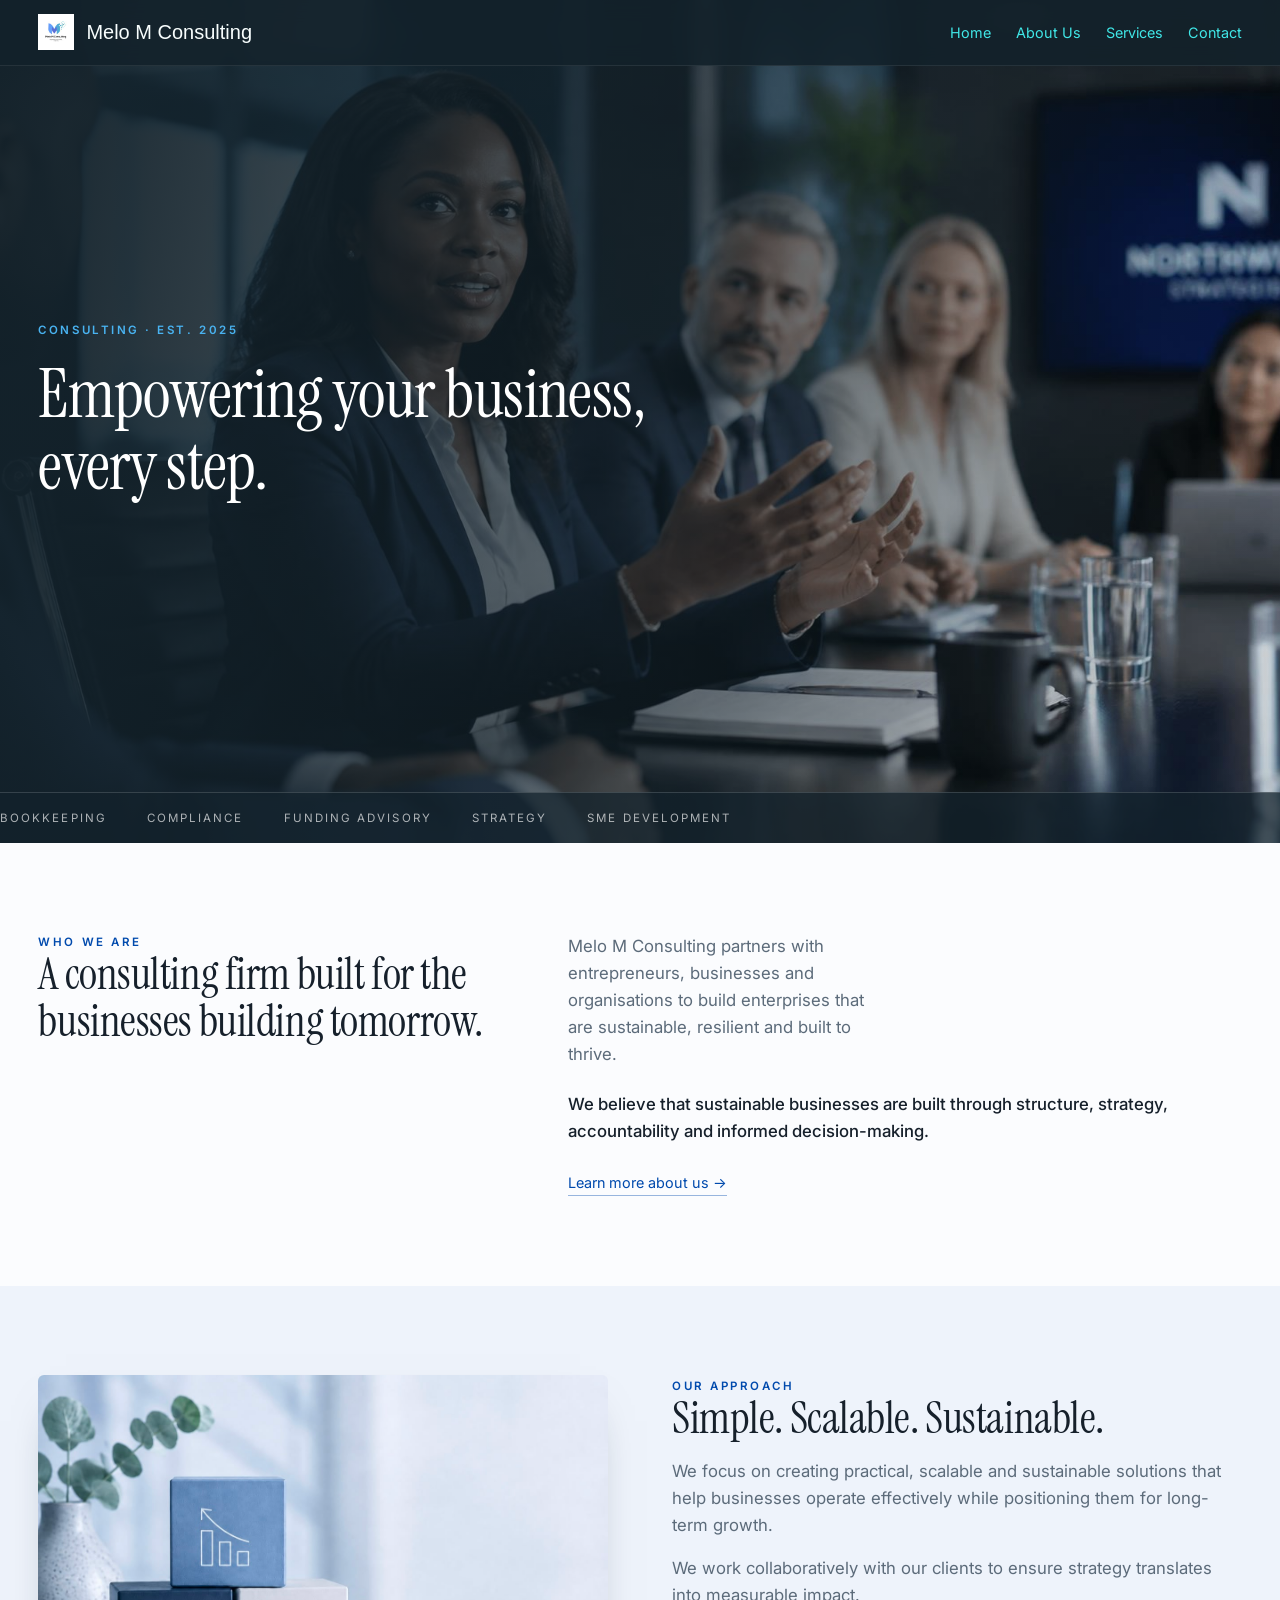
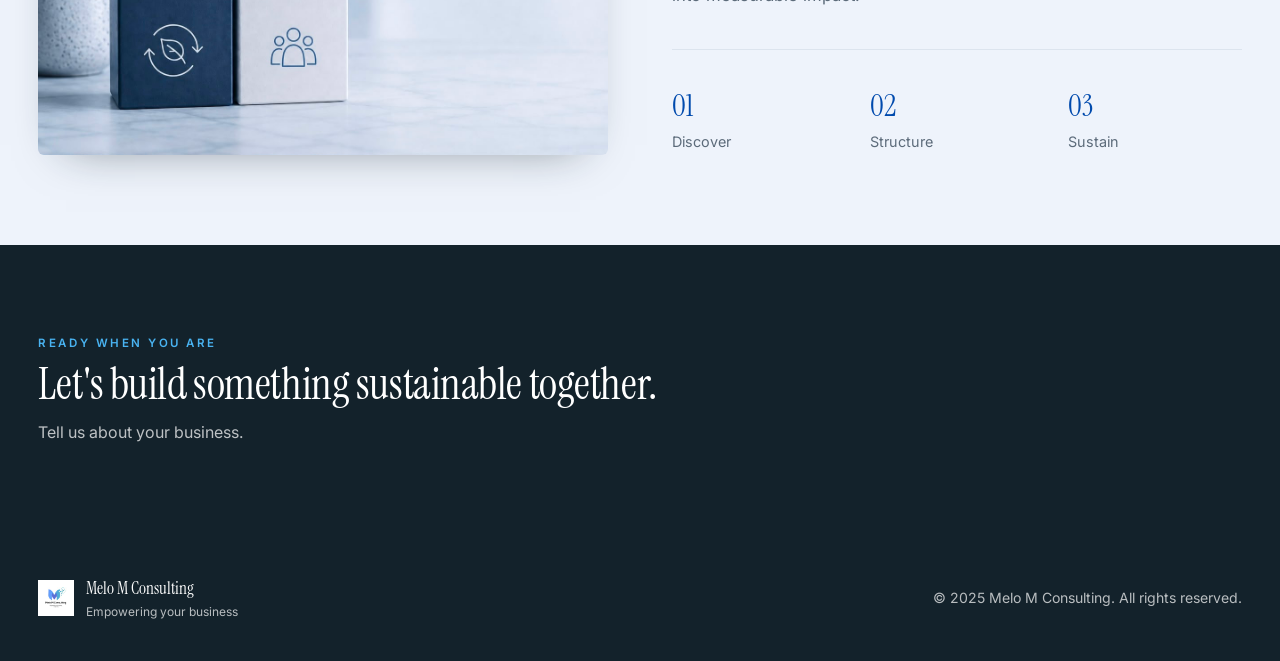
<file: index.html>
<!DOCTYPE html>
<html lang="en">
<head>
<meta charset="UTF-8" />
<meta name="viewport" content="width=device-width, initial-scale=1.0" />
<title>Melo M Consulting</title>
<meta name="description" content="Melo M Consulting partners with entrepreneurs and SMEs on bookkeeping, compliance, funding readiness and business strategy for sustainable growth." />
<link rel="preconnect" href="https://fonts.googleapis.com">
<link rel="preconnect" href="https://fonts.gstatic.com" crossorigin>
<link href="https://fonts.googleapis.com/css2?family=Instrument+Serif:ital@0;1&family=Inter:wght@300;400;500;600;700&display=swap" rel="stylesheet">
<link rel="stylesheet" href="styles.css" />
</head>
<body>

<header class="nav" id="top">
  <div class="container nav-inner">
    <a href="index.html" class="brand"><span class="brand-mark"><img class="brand-img
      " src="MeloLogo.jpeg" alt="Melo M Consulting Logo" /></span><span class="brand-name">Melo M Consulting</span></a>
    <nav class="nav-links" id="navLinks">
  
      <div class="menu-links" id="menuLinks">
        <a href="index.html">Home</a>
       <a href="about.html">About Us</a>
       <a href="services.html">Services</a>
      <a href="contact.html">Contact</a>
     </div>
     
    </nav>
  </div>
</header>

<section class="hero">
  <img class="hero-img" src="hero-meeting.jpg" alt="Business consultant leading a boardroom meeting" />
  <div class="hero-overlay"></div>
  <div class="container hero-inner">
    <div class="hero-copy">
      <p class="eyebrow gold">Consulting · Est. 2025</p>
      <h1>Empowering your business, every step.</h1>
      
    </div>
  </div>
  <div class="hero-strip"><div class="container strip-inner">
    <span>Bookkeeping</span><span>Compliance</span><span>Funding Advisory</span><span>Strategy</span><span>SME Development</span>
  </div></div>
</section>

<section id="about" class="section container">
  <div class="about-grid reveal">
    <div>
      <p class="eyebrow blue">Who we are</p>
      <h2>A consulting firm built for the businesses building tomorrow.</h2>
    </div>
    <div class="about-prose">
      <p>Melo M Consulting partners with entrepreneurs, businesses and organisations to build enterprises that are sustainable, resilient and built to thrive.</p>
      <p class="strong">We believe that sustainable businesses are built through structure, strategy, accountability and informed decision-making.</p>
      <p><a href="about.html" class="link-underline blue">Learn more about us →</a></p>
    </div>
  </div>
</section>

<section class="tint">
  <div class="container approach-grid">
    <div class="approach-img reveal"><img src="scalableimg.jpeg" alt="Melo M Consulting team in a client meeting" loading="lazy" /></div>
    <div class="reveal">
      <p class="eyebrow blue">Our approach</p>
      <h2>Simple. Scalable. Sustainable.</h2>
      <p class="lead">We focus on creating practical, scalable and sustainable solutions that help businesses operate effectively while positioning them for long-term growth.</p>
      <p class="lead">We work collaboratively with our clients to ensure strategy translates into measurable impact.</p>
      <div class="stats">
        <div><div class="stat-n">01</div><div class="stat-l">Discover</div></div>
        <div><div class="stat-n">02</div><div class="stat-l">Structure</div></div>
        <div><div class="stat-n">03</div><div class="stat-l">Sustain</div></div>
      </div>
    </div>
  </div>
</section>

<section class="dark-band">
  <div class="container cta-band reveal">
    <div>
      <p class="eyebrow gold">Ready when you are</p>
      <h2>Let's build something sustainable together.</h2>
      <p class="dim">Tell us about your business.</p>
</section>

<footer class="footer">
  <div class="container footer-inner">
    <div class="brand"><span class="brand-mark"><img src="MeloLogo.jpeg" alt="Melo M Consulting Logo" /></span><span><span class="footer-name">Melo M Consulting</span><span class="footer-tag">Empowering your business</span></span></div>
    <div>© <span>2025</span> Melo M Consulting. All rights reserved.</div>
   
  </div>
</footer>

<script src="script.js"></script>
</body>
</html>
</file>
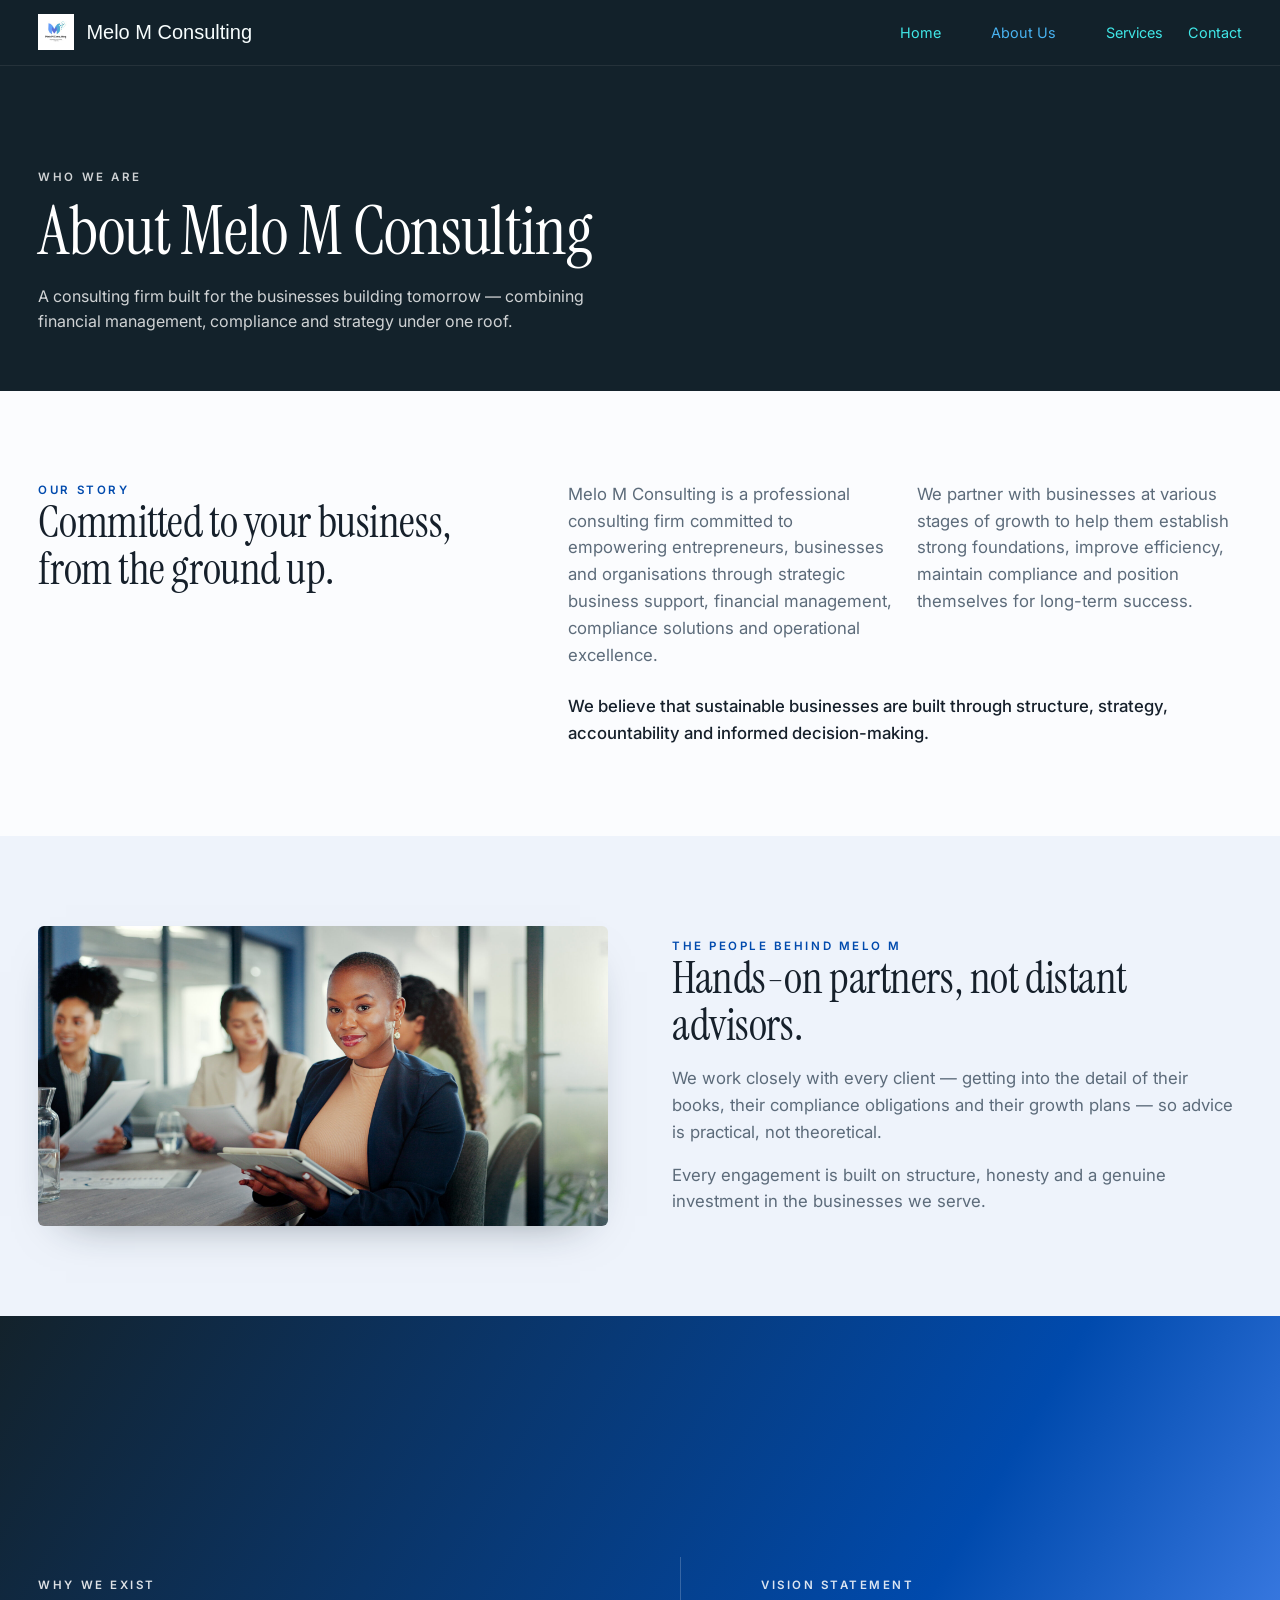
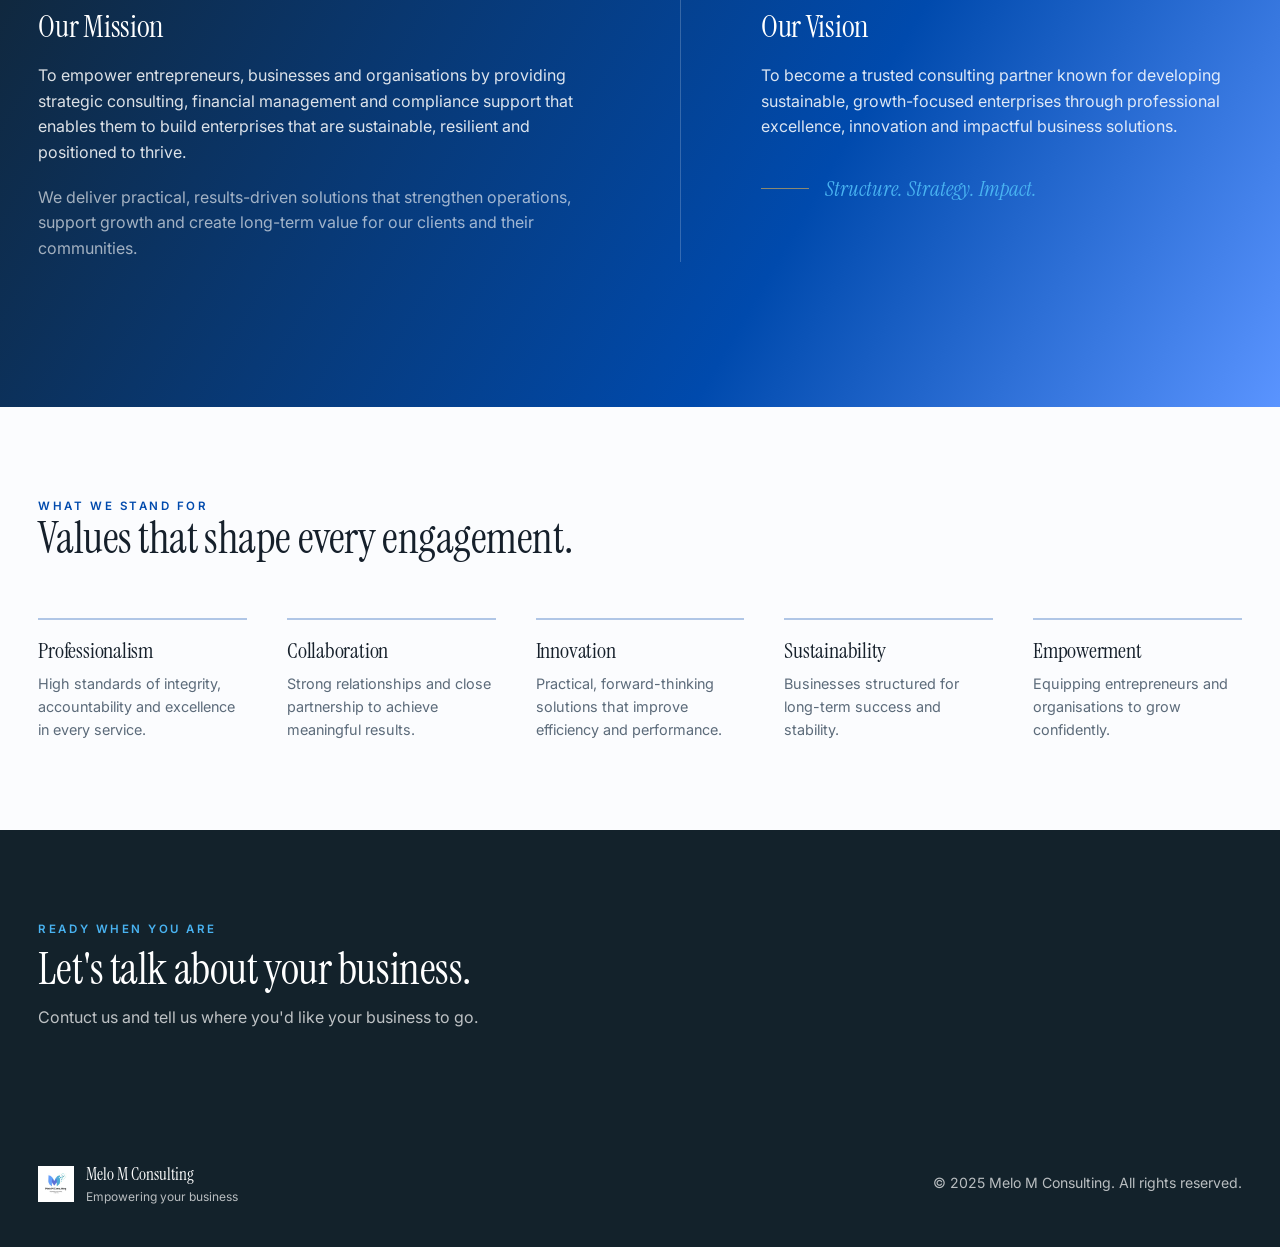
<file: about.html>
<!DOCTYPE html>
<html lang="en">
<head>
<meta charset="UTF-8" />
<meta name="viewport" content="width=device-width, initial-scale=1.0" />
<title>About — Melo M Consulting</title>
<meta name="description" content="Learn more about Melo M Consulting — a professional consulting firm empowering entrepreneurs, businesses and organisations to build sustainable enterprises." />
<link rel="preconnect" href="https://fonts.googleapis.com">
<link rel="preconnect" href="https://fonts.gstatic.com" crossorigin>
<link href="https://fonts.googleapis.com/css2?family=Instrument+Serif:ital@0;1&family=Inter:wght@300;400;500;600;700&display=swap" rel="stylesheet">
<link rel="stylesheet" href="styles.css" />
</head>
<body>

<header class="nav" id="top">
  <div class="container nav-inner">
    <a href="index.html" class="brand"><span class="brand-mark"><img src="MeloLogo.jpeg" alt="Melo M Consulting Logo" /></span><span class="brand-name">Melo M Consulting</span></a>
    <nav class="nav-links" id="navLinks">
      
      <div class="menu-links" id="menuLinks">
        <a href="index.html">Home</a><span></span>
        <a href="about.html" class="active">About Us</a><span></span>
        <a href="services.html">Services</a>
        <a href="contact.html">Contact</a>
      </div>
    </nav>
  </div>
</header>

<section class="page-hero">
  <div class="container">
    <p class="eyebrow gold">Who we are</p>
    <h1>About Melo M Consulting</h1>
    <p>A consulting firm built for the businesses building tomorrow — combining financial management, compliance and strategy under one roof.</p>
  </div>
</section>

<section class="section container">
  <div class="about-grid reveal">
    <div>
      <p class="eyebrow blue">Our story</p>
      <h2>Committed to your business, from the ground up.</h2>
    </div>
    <div class="about-prose">
      <p>Melo M Consulting is a professional consulting firm committed to empowering entrepreneurs, businesses and organisations through strategic business support, financial management, compliance solutions and operational excellence.</p>
      <p>We partner with businesses at various stages of growth to help them establish strong foundations, improve efficiency, maintain compliance and position themselves for long-term success.</p>
      <p class="strong">We believe that sustainable businesses are built through structure, strategy, accountability and informed decision-making.</p>
    </div>
  </div>
</section>

<section class="tint">
  <div class="container approach-grid">
    <div class="approach-img reveal"><img src="profimage.jpeg" alt="The Melo M Consulting team with a client" loading="lazy" /></div>
    <div class="reveal">
      <p class="eyebrow blue">The people behind Melo M</p>
      <h2>Hands-on partners, not distant advisors.</h2>
      <p class="lead">We work closely with every client — getting into the detail of their books, their compliance obligations and their growth plans — so advice is practical, not theoretical.</p>
      <p class="lead">Every engagement is built on structure, honesty and a genuine investment in the businesses we serve.</p>
    </div>
  </div>
</section>

<section class="blue-band">
  <div class="container mv-grid">
    <div class="reveal">
      <p class="eyebrow gold">Why we exist</p>
      <h3>Our Mission</h3>
      <p>To empower entrepreneurs, businesses and organisations by providing strategic consulting, financial management and compliance support that enables them to build enterprises that are sustainable, resilient and positioned to thrive.</p>
      <p class="dim">We deliver practical, results-driven solutions that strengthen operations, support growth and create long-term value for our clients and their communities.</p>
    </div>
    <div class="mv-border reveal">
      <p class="eyebrow gold">Vision statement</p>
      <h3>Our Vision</h3>
      <p>To become a trusted consulting partner known for developing sustainable, growth-focused enterprises through professional excellence, innovation and impactful business solutions.</p>
      <div class="divider-inline"><span></span><em class="gold">Structure. Strategy. Impact.</em></div>
    </div>
  </div>
</section>

<section id="values" class="section container">
  <div class="max-2xl reveal">
    <p class="eyebrow blue">What we stand for</p>
    <h2>Values that shape every engagement.</h2>
  </div>
  <div class="values-list" id="valuesList"></div>
</section>

<section class="dark-band">
  <div class="container cta-band reveal">
    <div>
      <p class="eyebrow gold">Ready when you are</p>
      <h2>Let's talk about your business.</h2>
      <p class="dim">Contuct us and tell us where you'd like your business to go.</p>
</section>

<footer class="footer">
  <div class="container footer-inner">
    
    <div class="brand"><span class="brand-mark"><img src="MeloLogo.jpeg" alt="Melo M Consulting Logo" /></span><span><span class="footer-name">Melo M Consulting</span><span class="footer-tag">Empowering your business</span></span></div>
    <div>© <span>2025</span> Melo M Consulting. All rights reserved.</div>
  </div>
</footer>

<script src="script.js"></script>
</body>
</html>
</file>
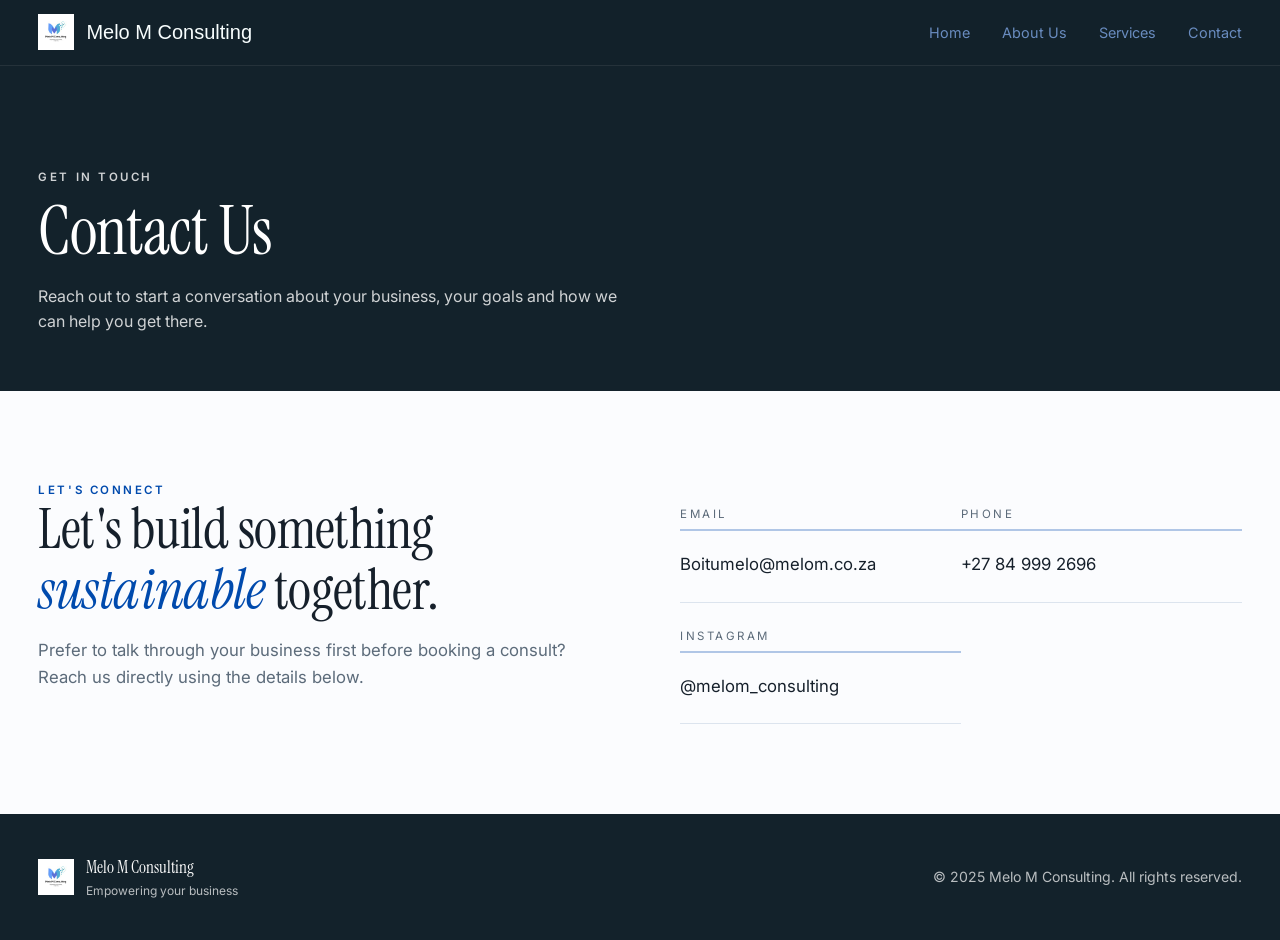
<file: contact.html>
<!DOCTYPE html>
<html lang="en">
<head>
<meta charset="UTF-8" />
<meta name="viewport" content="width=device-width, initial-scale=1.0" />
<title>Contact — Melo M Consulting</title>
<meta name="description" content="Get in touch with Melo M Consulting to start a conversation about your business, your goals and how we can help you get there." />
<link rel="preconnect" href="https://fonts.googleapis.com">
<link rel="preconnect" href="https://fonts.gstatic.com" crossorigin>
<link href="https://fonts.googleapis.com/css2?family=Instrument+Serif:ital@0;1&family=Inter:wght@300;400;500;600;700&display=swap" rel="stylesheet">
<link rel="stylesheet" href="styles.css" />
</head>
<body>

<header class="nav" id="top">
  <div class="container nav-inner">
    <a href="index.html" class="brand"><span class="brand-mark"><img src="MeloLogo.jpeg" alt="Melo M Consulting Logo" /></span><span class="brand-name">Melo M Consulting</span></a>
   
     <nav class="nav-links" id="navLinks">   
        <a href="index.html">Home</a>
       <a href="about.html">About Us</a>
       <a href="services.html">Services</a>
       <a href="contact.html" class="active">Contact</a>
      </nav>
  </div>
</header>

<section class="page-hero">
  <div class="container">
    <p class="eyebrow gold">Get in touch</p>
    <h1>Contact Us</h1>
    <p>Reach out to start a conversation about your business, your goals and how we can help you get there.</p>
  </div>
</section>

<section id="contact" class="section container">
  <div class="contact-grid reveal">
    <div>
      <p class="eyebrow blue">Let's connect</p>
      <h2 class="big">Let's build something <em class="blue">sustainable</em> together.</h2>
      <p class="lead">Prefer to talk through your business first before booking a consult? Reach us directly using the details below.</p>
    </div>
    <div class="contact-rows" id="contactRows"></div>
  </div>
</section>

<footer class="footer">
  <div class="container footer-inner">
    <div class="brand"><span class="brand-mark"><img src="MeloLogo.jpeg" alt="Melo M Consulting Logo" /></span><span><span class="footer-name">Melo M Consulting</span><span class="footer-tag">Empowering your business</span></span></div>
    <div>© <span>2025</span> Melo M Consulting. All rights reserved.</div>
  </div>
</footer>

<script src="script.js"></script>
</body>
</html>
</file>
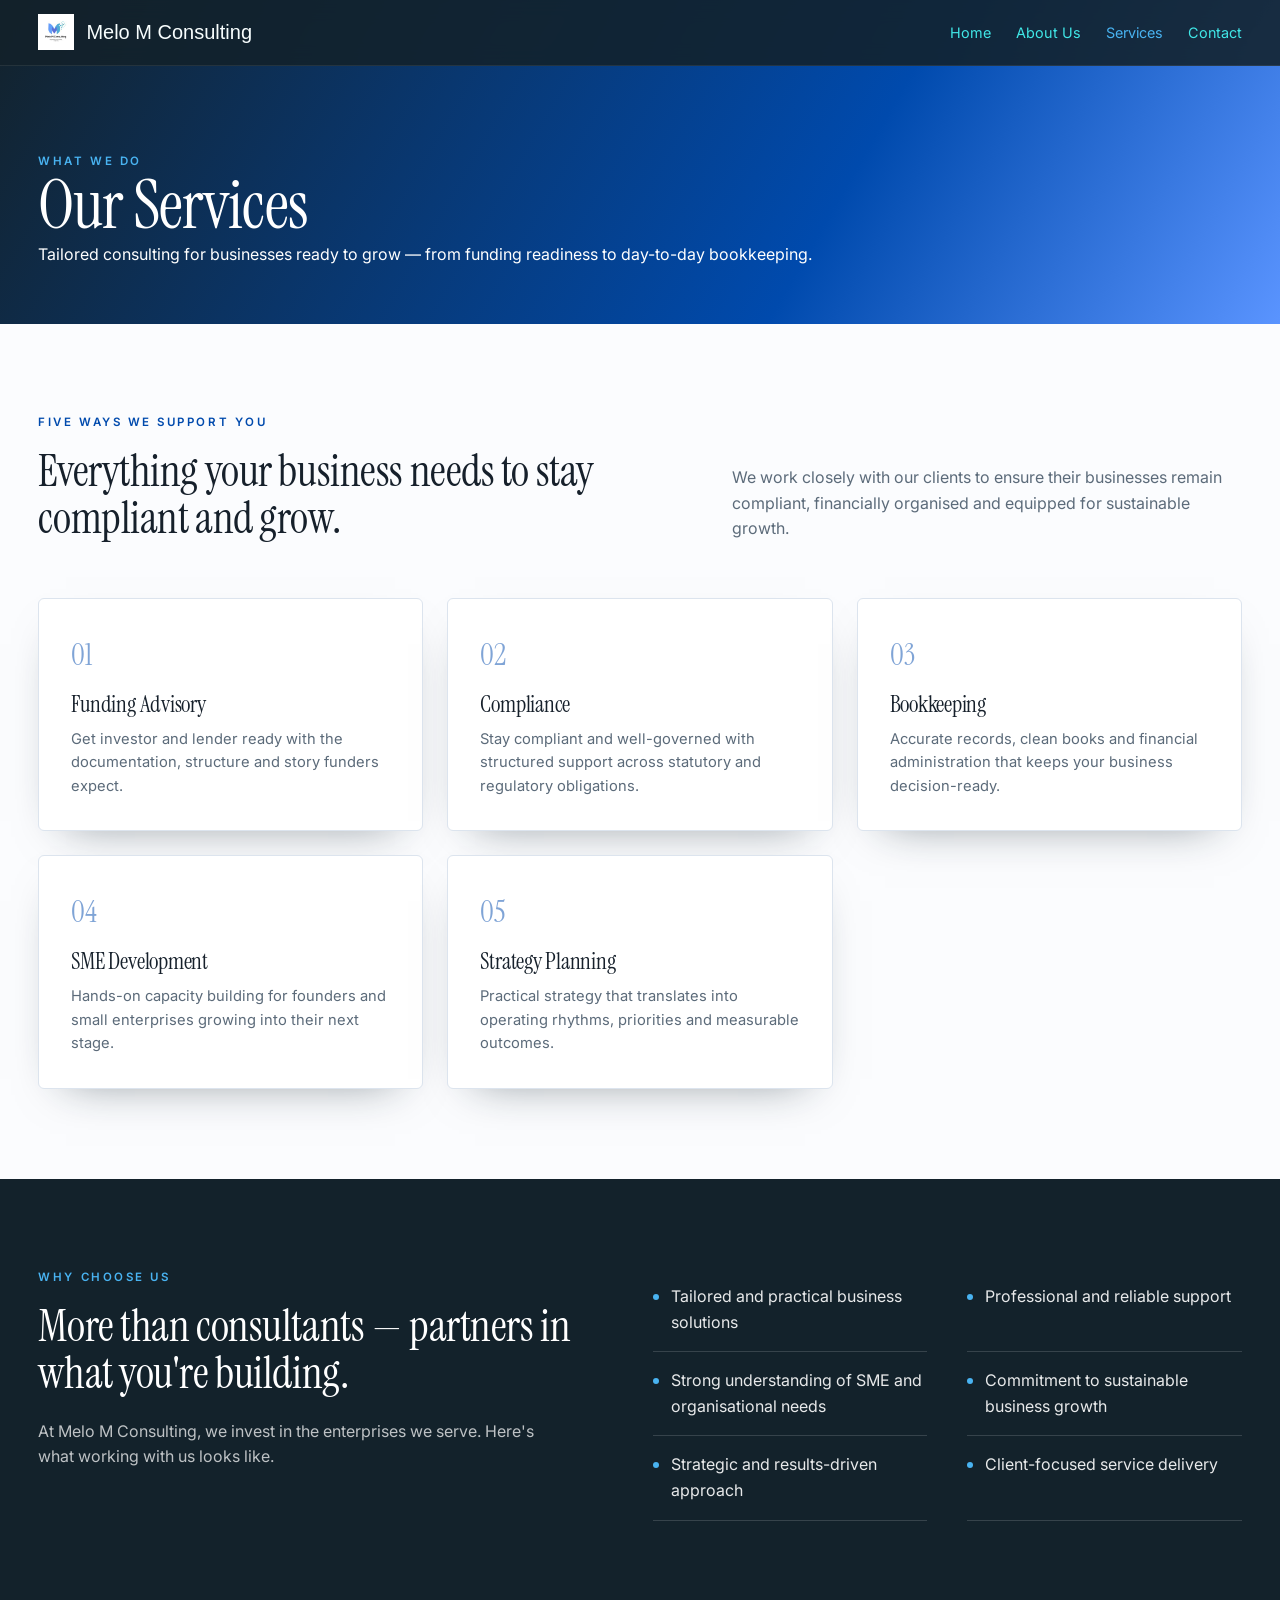
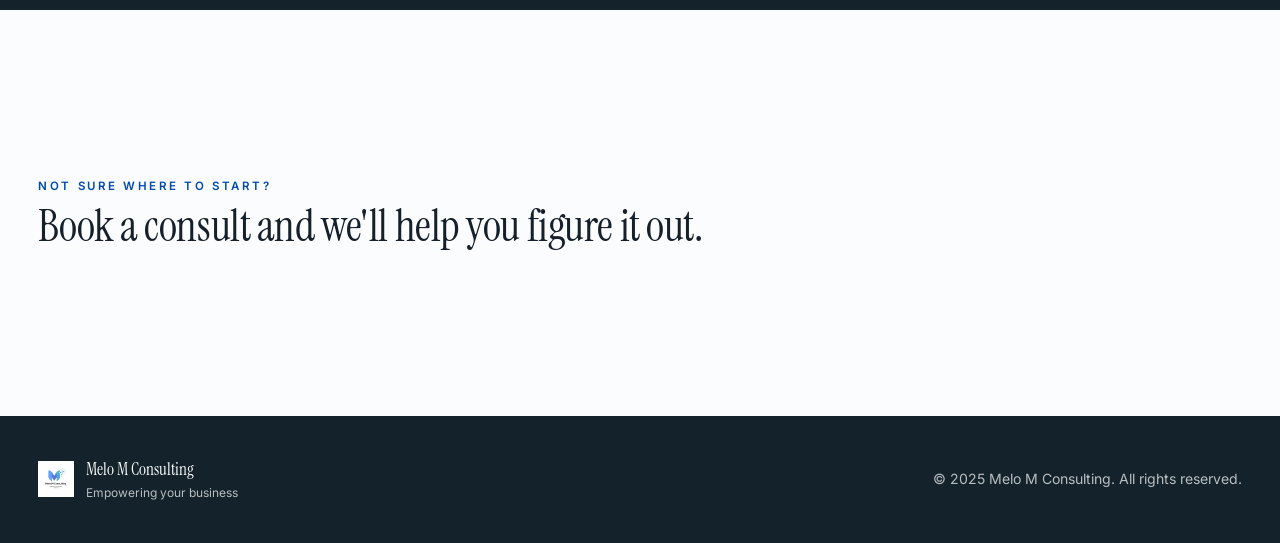
<file: services.html>
<!DOCTYPE html>
<html lang="en">
<head>
<meta charset="UTF-8" />
<meta name="viewport" content="width=device-width, initial-scale=1.0" />
<title>Services — Melo M Consulting</title>
<meta name="description" content="Funding advisory, compliance, bookkeeping, SME development and strategy planning — tailored consulting services from Melo M Consulting." />
<link rel="preconnect" href="https://fonts.googleapis.com">
<link rel="preconnect" href="https://fonts.gstatic.com" crossorigin>
<link href="https://fonts.googleapis.com/css2?family=Instrument+Serif:ital@0;1&family=Inter:wght@300;400;500;600;700&display=swap" rel="stylesheet">
<link rel="stylesheet" href="styles.css" />
</head>
<body>

<header class="nav" id="top">
  <div class="container nav-inner">
    <a href="index.html" class="brand"><span class="brand-mark"><img src="MeloLogo.jpeg" alt="Melo M Consulting Logo" /></span><span class="brand-name">Melo M Consulting</span></a>
    <nav class="nav-links" id="navLinks">
  
      <div class="menu-links" id="menuLinks">
        <a href="index.html">Home</a>
       <a href="about.html">About Us</a>
       <a href="services.html" class="active">Services</a>   
       <a href="contact.html">Contact</a>


      </div>
     
    </nav>
  </div>
</header>

<section class="blue-band">
  <div class="container">
    <p class="eyebrow gold">What we do</p>
    <h1>Our Services</h1>
    <p>Tailored consulting for businesses ready to grow — from funding readiness to day-to-day bookkeeping.</p>
  </div>
</section>

<section id="services" class="section container">
  <div class="section-head reveal">
    <div>
      <p class="eyebrow blue">Five ways we support you</p>
      <h2>Everything your business needs to stay compliant and grow.</h2>
    </div>
    <p class="lead-sm">We work closely with our clients to ensure their businesses remain compliant, financially organised and equipped for sustainable growth.</p>
  </div>
  <div class="services-grid" id="servicesGrid"></div>
</section>

<section class="dark-band">
  <div class="container why-grid">
    <div class="reveal">
      <p class="eyebrow gold">Why choose us</p>
      <h2>More than consultants — partners in what you're building.</h2>
      <p class="dim">At Melo M Consulting, we invest in the enterprises we serve. Here's what working with us looks like.</p>
    </div>
    <ul class="reasons reveal" id="reasonsList"></ul>
  </div>
</section>

<section class="section container">
  <div class="cta-band reveal">
    <div>
      <p class="eyebrow blue">Not sure where to start?</p>
      <h2>Book a consult and we'll help you figure it out.</h2>
    </div>
   
  </div>
</section>

<footer class="footer">
  <div class="container footer-inner">
    <div class="brand"><span class="brand-mark"><img src="MeloLogo.jpeg" alt="Melo M Consulting Logo" /></span><span><span class="footer-name">Melo M Consulting</span><span class="footer-tag">Empowering your business</span></span></div>
    <div>© <span>2025</span> Melo M Consulting. All rights reserved.</div>
  </div>
</footer>

<script src="script.js"></script>
</body>
</html>
</file>
<file: styles.css>
:root{
  --navy:#13222B;
  --blue:#004AAD;
  --blue-light:#5A94FF;
  --blue-pale:#A6C3F8;
  --gold:#49b3f1;
  --bg:#FBFCFE;
  --text:#16202B;
  --muted:#5C6B7A;
  --border:#DCE4EE;
  --serif:"Instrument Serif",Georgia,serif;
  --sans:"Inter",system-ui,sans-serif;
  --shadow:0 18px 45px -28px rgba(19,34,43,.55);
}
*{box-sizing:border-box;margin:0;padding:0}
html{scroll-behavior:smooth}
body{font-family:var(--sans);background:var(--bg);color:var(--text);-webkit-font-smoothing:antialiased;line-height:1.6}
img{display:block;max-width:100%}
a{color:inherit;text-decoration:none}
h1,h2,h3{font-family:var(--serif);font-weight:400;line-height:1.08;letter-spacing:-.01em}
h1{font-size:clamp(2.6rem,5.2vw,4.6rem)}
h2{font-size:clamp(2rem,3.4vw,3rem)}
h3{font-size:clamp(1.7rem,2.4vw,2.3rem)}
em{font-style:italic}
.container{width:100%;max-width:1400px;margin:0 auto;padding:0 clamp(1.25rem,3vw,2.5rem)}
.section{padding:clamp(4rem,7vw,7rem) auto;padding-top:clamp(4rem,7vw,7rem);padding-bottom:clamp(4rem,7vw,7rem)}
.eyebrow{font-size:.72rem;letter-spacing:.22em;text-transform:uppercase;font-weight:600}
.gold{color:var(--gold)}
.blue{color:var(--blue)}
.dim{opacity:.72}
.strong{color:var(--text);font-weight:500}
.lead{font-size:1.05rem;color:var(--muted);margin-top:1rem}
.lead-sm{color:var(--muted)}
.max-2xl{max-width:48rem}

/* NAV */
.nav{position:fixed;inset:0 0 auto 0;z-index:50;background:rgba(19,34,43,.88);backdrop-filter:blur(10px);border-bottom:1px solid rgba(255,255,255,.08)}
.nav-inner{display:flex;align-items:center;justify-content:space-between;gap:2rem;padding-top:.9rem;padding-bottom:.9rem}
.brand{display:flex;align-items:center;gap:.75rem;min-width:0}
.brand-mark{display:grid;place-items:center;width:36px;height:36px;flex:0 0 auto;background:var(--gold);color:var(--navy);font-family:var(--serif);font-size:1.15rem;border-radius:4px}
.brand-name{font-family:Arial, Helvetica, sans-serif;font-size:1.25rem;color:rgb(248, 254, 254);white-space:nowrap;overflow:hidden;text-overflow:ellipsis}
.nav-links{display:flex;gap:2rem;margin: left 20px;}
.nav-links{font-size:.9rem;color:rgba(135, 176, 241, 0.75);transition:color .2s}
.nav-link a:hover{color:var(--White)}
.menu-links{display:flex;gap:25px; color:rgb(64, 231, 231);}
.menu-links a:hover{color: #5A94FF;}
.btn{display:inline-block;border-radius:4px;font-size:.9rem;padding:.85rem 1.6rem;transition:all .25s}
.btn-outline{padding:.5rem 1rem;border:1px solid rgba(232,181,75,.6);color:var(--gold)}
.btn-outline:hover{background:var(--gold);color:var(--navy)}
.btn-primary{background:var(--blue);color:#fff;box-shadow:var(--shadow)}
.btn-primary:hover{background:var(--blue-light)}
.menu-toggle{display:none;background:none;border:0;cursor:pointer}
.menu-toggle span{display:block;width:24px;height:2px;background:#fff;margin:4px 0}

/* HERO */
.hero{position:relative;background:var(--navy);overflow:hidden;isolation:isolate}
.hero-img{position:absolute;inset:0;width:100%;height:100%;object-fit:cover;opacity:.9}
.hero-overlay{position:absolute;inset:0;background:linear-gradient(100deg,rgba(19,34,43,.94) 8%,rgba(19,34,43,.6) 55%,rgba(19,34,43,.1) 92%)}
.hero-inner{position:relative;min-height:88vh;display:flex;align-items:center;padding-top:8rem;padding-bottom:6rem}
.hero-copy{max-width:46rem}
.hero-copy h1{color:#fff;margin-top:1.2rem}
.hero-copy h1 em{color:var(--gold)}
.hero-sub{margin-top:1.5rem;max-width:36rem;font-size:1.1rem;color:rgba(255,255,255,.82)}
.hero-cta{display:flex;flex-wrap:wrap;align-items:center;gap:1.6rem;margin-top:2.2rem}
.link-underline{color:#fff;border-bottom:1px solid rgba(232,181,75,.6);padding-bottom:.25rem;font-size:.9rem}
.link-underline:hover{color:var(--gold)}
.hero-strip{position:relative;border-top:1px solid rgba(255,255,255,.15);background:rgba(19,34,43,.72)}
.strip-inner{display:flex;flex-wrap:wrap;gap:.5rem 2.5rem;padding:1rem 0;font-size:.72rem;letter-spacing:.18em;text-transform:uppercase;color:rgba(255,255,255,.65)}

/* ABOUT — horizontal 12-col feel */
.about-grid{display:grid;grid-template-columns:5fr 7fr;gap:3rem}
.about-prose{display:grid;grid-template-columns:1fr 1fr;gap:1.5rem;color:var(--muted);font-size:1.05rem}
.about-prose .strong{grid-column:1/-1}

/* MISSION / VISION */
.blue-band{background:linear-gradient(120deg,var(--navy),var(--blue) 65%,var(--blue-light));color:#fff;padding-top:9.5rem;padding-bottom:3.5rem}
.mv-grid{display:grid;grid-template-columns:1fr 1fr;gap:5rem;padding:clamp(4rem,7vw,7rem) clamp(1.25rem,3vw,2.5rem)}
.mv-grid p{margin-top:1.2rem;color:rgba(255,255,255,.86)}
.mv-grid h3{margin-top:1rem}
.mv-border{border-left:1px solid rgba(255,255,255,.2);padding-left:5rem}
.divider-inline{display:flex;align-items:center;gap:1rem;margin-top:2rem}
.divider-inline span{height:1px;width:3rem;background:rgba(232,181,75,.6)}
.divider-inline em{font-family:var(--serif);font-size:1.3rem}

/* SERVICES */
.section-head{display:grid;grid-template-columns:1.3fr 1fr;gap:2rem;align-items:end}
.section-head h2{margin-top:1rem}
.services-grid{display:grid;grid-template-columns:repeat(3,1fr);gap:1.5rem;margin-top:3.5rem}
.card{background:#fff;border:1px solid var(--border);border-radius:6px;padding:2rem;box-shadow:var(--shadow);transition:transform .25s,border-color .25s}
.card:hover{transform:translateY(-4px);border-color:rgba(0,74,173,.45)}
.card .num{font-family:var(--serif);font-size:1.9rem;color:rgba(0,74,173,.5)}
.card h3{font-size:1.45rem;margin-top:.75rem}
.card p{margin-top:.7rem;font-size:.92rem;color:var(--muted)}

/* APPROACH */
.tint{background:#EEF3FB}
.approach-grid{display:grid;grid-template-columns:1fr 1fr;gap:4rem;align-items:center;padding:clamp(4rem,7vw,7rem) clamp(1.25rem,3vw,2.5rem)}
.approach-img{border-radius:6px;overflow:hidden;box-shadow:var(--shadow)}
.approach-img img{width:100%;height:100%;object-fit:cover}
.stats{display:grid;grid-template-columns:repeat(3,1fr);gap:1.5rem;margin-top:2.5rem;padding-top:2rem;border-top:1px solid var(--border)}
.stat-n{font-family:var(--serif);font-size:1.9rem;color:var(--blue)}
.stat-l{font-size:.9rem;color:var(--muted)}

/* VALUES */
.values-list{display:grid;grid-template-columns:repeat(5,1fr);gap:2rem 2.5rem;margin-top:3.5rem}
.value{border-top:2px solid rgba(0,74,173,.3);padding-top:1.2rem}
.value h3{font-size:1.4rem}
.value p{margin-top:.5rem;font-size:.9rem;color:var(--muted)}

/* WHY US */
.dark-band{background:var(--navy);color:#fff}
.why-grid{display:grid;grid-template-columns:1fr 1.1fr;gap:5rem;padding:clamp(4rem,7vw,7rem) clamp(1.25rem,3vw,2.5rem)}
.why-grid h2{margin-top:1rem}
.why-grid .dim{margin-top:1.4rem}
.reasons{list-style:none;display:grid;grid-template-columns:1fr 1fr;gap:0 2.5rem}
.reasons li{display:flex;gap:.75rem;padding:1rem 0;border-bottom:1px solid rgba(255,255,255,.15);color:rgba(255,255,255,.9)}
.reasons li::before{content:"";width:6px;height:6px;border-radius:50%;background:var(--gold);margin-top:.6rem;flex:0 0 auto}

/* CONTACT */
.contact-grid{display:grid;grid-template-columns:1fr 1fr;gap:5rem}
.big{font-size:clamp(2.4rem,4.4vw,3.8rem)}
.contact-rows{display:grid;grid-template-columns:1fr 1fr;align-content:start}
.contact-row{padding:1.5rem 0;border-bottom:1px solid var(--border);transition:border-color .2s}
.contact-row:hover{border-color:var(--blue)}
.contact-row .label{font-size:.72rem;letter-spacing:.22em;text-transform:uppercase;color:var(--muted)}
.contact-row .value{margin-top:.4rem;font-size:1.05rem;word-break:break-word}
.contact-row:hover .value{color:var(--blue)}

/* FOOTER */
.footer{background:var(--navy);color:rgba(255,255,255,.7);font-size:.88rem}
.footer-inner{display:flex;flex-wrap:wrap;gap:1rem;justify-content:space-between;align-items:center;padding-top:2.5rem;padding-bottom:2.5rem}
.footer-name{display:block;font-family:var(--serif);font-size:1.05rem;color:#fff}
.footer-tag{display:block;font-size:.75rem}

/* REVEAL */
.reveal{opacity:0;transform:translateY(18px);transition:opacity .7s ease,transform .7s ease}
.reveal.is-visible{opacity:1;transform:none}

/* RESPONSIVE */
@media(max-width:1100px){
  .services-grid{grid-template-columns:repeat(2,1fr)}
  .values-list{grid-template-columns:repeat(2,1fr)}
  .mv-border{padding-left:0;border-left:0}
  .mv-grid,.why-grid,.contact-grid,.approach-grid{gap:3rem}
}
@media(max-width:860px){
  .nav-links{display:none}
  .nav-links.open{display:flex;flex-direction:column;position:absolute;top:100%;left:0;right:0;background:var(--navy);padding:1rem 1.5rem;gap:.5rem}
  .menu-toggle{display:block}
  .about-grid,.about-prose,.mv-grid,.section-head,.approach-grid,.why-grid,.reasons,.contact-grid,.contact-rows{grid-template-columns:1fr}
  .services-grid,.values-list{grid-template-columns:1fr}
}

/* ===== ADDED FOR MULTI-PAGE SITE (about / services / contact / book-consult) ===== */

/* NAV — active page indicator */
.menu-links a.active{color:var(--gold)}

/* PAGE HERO — inner-page banner, same navy/gold language as the main hero */
.page-hero{background:var(--navy);color:#fff;padding-top:9.5rem;padding-bottom:3.5rem}
.page-hero h1{color:#fff;margin-top:.6rem}
.page-hero p{margin-top:1rem;max-width:38rem;color:rgba(255,255,255,.8)}

/* CTA BAND — reusable call-to-action row (home / services) */
.cta-band{display:flex;flex-wrap:wrap;align-items:center;justify-content:space-between;gap:1.5rem;padding:clamp(3rem,6vw,5rem) 0}
.dark-band .cta-band{padding:clamp(4rem,7vw,7rem) clamp(1.25rem,3vw,2.5rem)}
.cta-band h2{margin-top:.5rem}
.cta-band .dim{margin-top:.75rem}
.link-underline.blue{color:var(--blue);border-color:rgba(0,74,173,.4)}

/* BOOK A CONSULT — form */
.consult-form{display:grid;gap:1.4rem}
.form-row{display:grid;gap:.5rem}
.form-row label{font-size:.72rem;letter-spacing:.14em;text-transform:uppercase;font-weight:600;color:var(--muted)}
.form-row input,.form-row select,.form-row textarea{font-family:var(--sans);font-size:1rem;padding:.85rem 1rem;border:1px solid var(--border);border-radius:4px;background:#fff;color:var(--text);width:100%}
.form-row input:focus,.form-row select:focus,.form-row textarea:focus{outline:none;border-color:var(--blue)}
.form-row textarea{resize:vertical;min-height:130px}
.consult-grid{display:grid;grid-template-columns:1fr 1fr;gap:1.4rem}
.form-note{font-size:.82rem;color:var(--muted)}
.form-status{margin-top:.5rem;padding:1.1rem 1.3rem;border-radius:6px;font-size:.92rem;display:none}
.form-status.success{display:block;background:rgba(0,74,173,.08);border:1px solid rgba(0,74,173,.25);color:var(--blue)}
.form-status.error{display:block;background:rgba(178,58,58,.08);border:1px solid rgba(178,58,58,.25);color:#B23A3A}

@media(max-width:860px){
  .consult-grid{grid-template-columns:1fr}
  .cta-band{flex-direction:column;align-items:flex-start}
}
</file>
